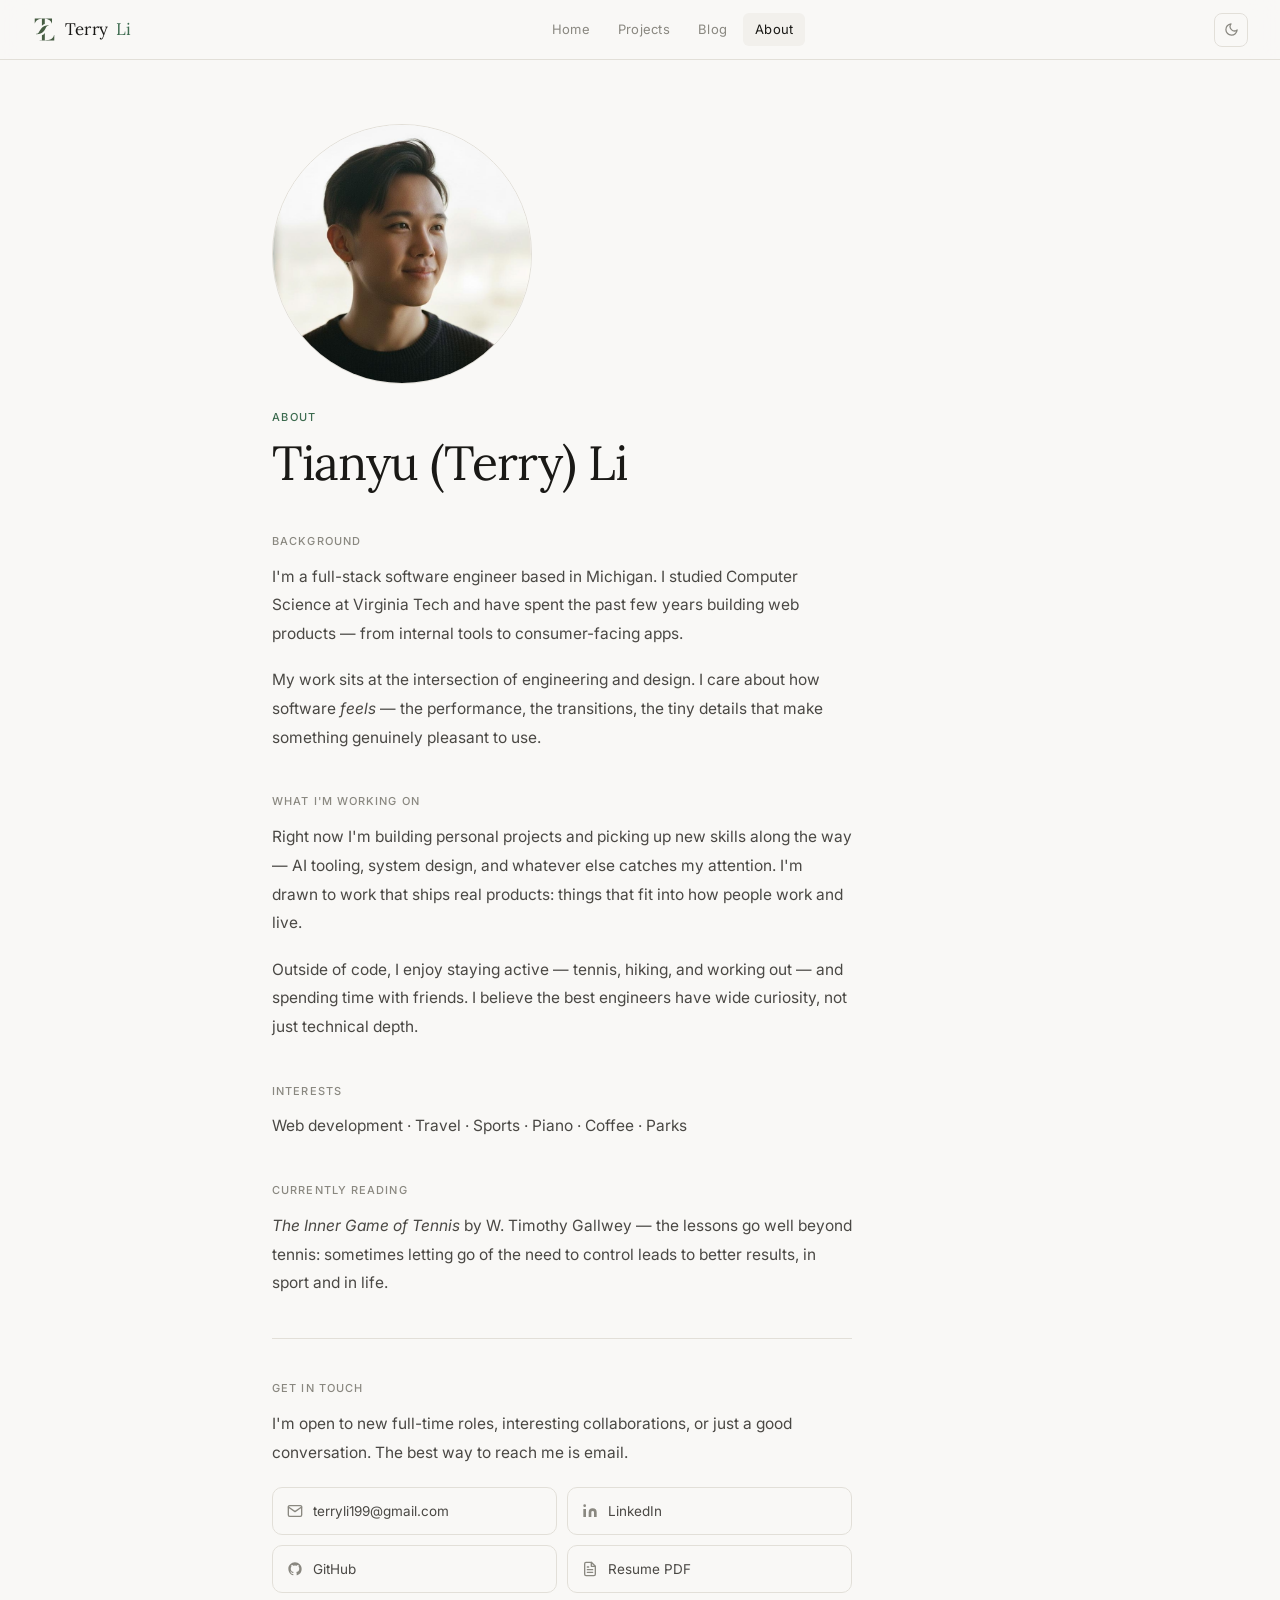
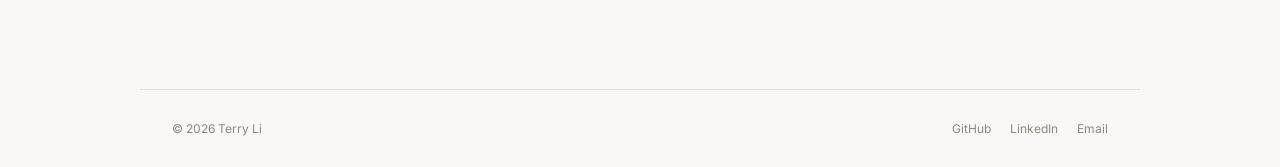
<file: pages/about.html>
<!doctype html>
<html lang="en" data-theme="light">
  <head>
    <meta charset="UTF-8" />
    <meta name="viewport" content="width=device-width, initial-scale=1.0" />
    <title>About — Terry Li</title>
    <meta
      name="description"
      content="About me — software engineer, builder, curious human."
    />

    <link rel="preconnect" href="https://fonts.googleapis.com" />
    <link
      href="https://fonts.googleapis.com/css2?family=Lora:ital@0;1&family=Inter:wght@300;400;500&family=JetBrains+Mono:wght@400;500&display=swap"
      rel="stylesheet"
    />
    <link rel="stylesheet" href="../css/style.css" />
    <link rel="icon" type="image/svg+xml" href="/assets/logo-mark-cropped.svg" />

    <script>
      (function () {
        const t =
          localStorage.getItem("theme") ||
          (window.matchMedia("(prefers-color-scheme: dark)").matches
            ? "dark"
            : "light");
        document.documentElement.setAttribute("data-theme", t);
      })();
    </script>

    <style>
      .about-body {
        max-width: 580px;
      }
      .about-body p {
        font-size: 15.5px;
        line-height: 1.85;
        color: var(--fg-2);
        margin-bottom: 1.1rem;
      }
      .about-body p em {
        font-style: italic;
      }

      .about-section-label {
        font-size: 11px;
        letter-spacing: 0.1em;
        text-transform: uppercase;
        color: var(--fg-muted);
        font-weight: 500;
        margin: 2.5rem 0 0.8rem;
      }

      .contact-grid {
        display: grid;
        grid-template-columns: 1fr 1fr;
        gap: 10px;
        margin-top: 1rem;
      }

      .contact-item {
        display: flex;
        align-items: center;
        gap: 10px;
        padding: 12px 14px;
        border: 1px solid var(--border);
        border-radius: 10px;
        color: var(--fg-2);
        font-size: 13.5px;
        transition: all var(--t);
        text-decoration: none;
      }
      .contact-item svg {
        width: 16px;
        height: 16px;
        color: var(--fg-muted);
        flex-shrink: 0;
      }
      .contact-item:hover {
        border-color: var(--accent);
        color: var(--accent);
        background: var(--accent-soft);
      }
      .contact-item:hover svg {
        color: var(--accent);
      }

      @media (max-width: 480px) {
        .contact-grid {
          grid-template-columns: 1fr;
        }
      }
    </style>
  </head>
  <body>
    <nav class="nav"></nav>
    <div class="nav-mobile" id="nav-mobile"></div>

    <main class="page">
      <!-- Avatar -->
      <div class="avatar fade-up">
        <img src="../assets/avatar.jpg" alt="Tianyu (Terry) Li" />
      </div>

      <div class="section-label fade-up">About</div>
      <h1 class="fade-up delay-1" style="margin-bottom: 2rem">
        Tianyu (Terry) Li
      </h1>

      <div class="about-body fade-up delay-2">
        <div class="about-section-label">Background</div>
        <p>
          I'm a full-stack software engineer based in Michigan. I studied
          Computer Science at Virginia Tech and have spent the past few years
          building web products — from internal tools to consumer-facing apps.
        </p>
        <p>
          My work sits at the intersection of engineering and design. I care
          about how software
          <em>feels</em> — the performance, the transitions, the tiny details
          that make something genuinely pleasant to use.
        </p>

        <div class="about-section-label">What I'm working on</div>
        <p>
          Right now I'm building personal projects and picking up new skills
          along the way — AI tooling, system design, and whatever else catches
          my attention. I'm drawn to work that ships real products: things that
          fit into how people work and live.
        </p>
        <p>
          Outside of code, I enjoy staying active — tennis, hiking, and working
          out — and spending time with friends. I believe the best engineers
          have wide curiosity, not just technical depth.
        </p>

        <div class="about-section-label">Interests</div>
        <p>Web development · Travel · Sports · Piano · Coffee · Parks</p>

        <div class="about-section-label">Currently reading</div>
        <p>
          <em>The Inner Game of Tennis</em> by W. Timothy Gallwey — the lessons
          go well beyond tennis: sometimes letting go of the need to control
          leads to better results, in sport and in life.
        </p>

        <hr class="divider" style="margin: 2.5rem 0 2rem" />

        <div class="about-section-label">Get in touch</div>
        <p style="margin-bottom: 1.2rem">
          I'm open to new full-time roles, interesting collaborations, or just a
          good conversation. The best way to reach me is email.
        </p>

        <div class="contact-grid">
          <a href="mailto:terryli199@gmail.com" class="contact-item">
            <svg
              viewBox="0 0 24 24"
              fill="none"
              stroke="currentColor"
              stroke-width="2"
              stroke-linecap="round"
              stroke-linejoin="round"
            >
              <path
                d="M4 4h16c1.1 0 2 .9 2 2v12c0 1.1-.9 2-2 2H4c-1.1 0-2-.9-2-2V6c0-1.1.9-2 2-2z"
              />
              <polyline points="22,6 12,13 2,6" />
            </svg>
            terryli199@gmail.com
          </a>

          <a
            href="https://www.linkedin.com/in/terry-li-vt/"
            target="_blank"
            rel="noopener"
            class="contact-item"
          >
            <svg viewBox="0 0 24 24" fill="currentColor">
              <path
                d="M16 8a6 6 0 0 1 6 6v7h-4v-7a2 2 0 0 0-2-2 2 2 0 0 0-2 2v7h-4v-7a6 6 0 0 1 6-6z"
              />
              <rect x="2" y="9" width="4" height="12" />
              <circle cx="4" cy="4" r="2" />
            </svg>
            LinkedIn
          </a>

          <a
            href="https://github.com/terryli-vt"
            target="_blank"
            rel="noopener"
            class="contact-item"
          >
            <svg viewBox="0 0 24 24" fill="currentColor">
              <path
                d="M12 2C6.477 2 2 6.484 2 12.017c0 4.425 2.865 8.18 6.839 9.504.5.092.682-.217.682-.483 0-.237-.008-.868-.013-1.703-2.782.605-3.369-1.343-3.369-1.343-.454-1.158-1.11-1.466-1.11-1.466-.908-.62.069-.608.069-.608 1.003.07 1.531 1.032 1.531 1.032.892 1.53 2.341 1.088 2.91.832.092-.647.35-1.088.636-1.338-2.22-.253-4.555-1.113-4.555-4.951 0-1.093.39-1.988 1.029-2.688-.103-.253-.446-1.272.098-2.65 0 0 .84-.27 2.75 1.026A9.564 9.564 0 0 1 12 6.844a9.59 9.59 0 0 1 2.504.337c1.909-1.296 2.747-1.027 2.747-1.027.546 1.379.202 2.398.1 2.651.64.7 1.028 1.595 1.028 2.688 0 3.848-2.339 4.695-4.566 4.943.359.309.678.92.678 1.855 0 1.338-.012 2.419-.012 2.747 0 .268.18.58.688.482A10.02 10.02 0 0 0 22 12.017C22 6.484 17.522 2 12 2z"
              />
            </svg>
            GitHub
          </a>

          <a href="assets/resume.pdf" target="_blank" class="contact-item">
            <svg
              viewBox="0 0 24 24"
              fill="none"
              stroke="currentColor"
              stroke-width="2"
              stroke-linecap="round"
              stroke-linejoin="round"
            >
              <path
                d="M14 2H6a2 2 0 0 0-2 2v16a2 2 0 0 0 2 2h12a2 2 0 0 0 2-2V8z"
              />
              <polyline points="14,2 14,8 20,8" />
              <line x1="16" y1="13" x2="8" y2="13" />
              <line x1="16" y1="17" x2="8" y2="17" />
              <polyline points="10,9 9,9 8,9" />
            </svg>
            Resume PDF
          </a>
        </div>
      </div>
    </main>

    <footer class="footer"></footer>

    <script src="../js/main.js"></script>
  </body>
</html>
</file>
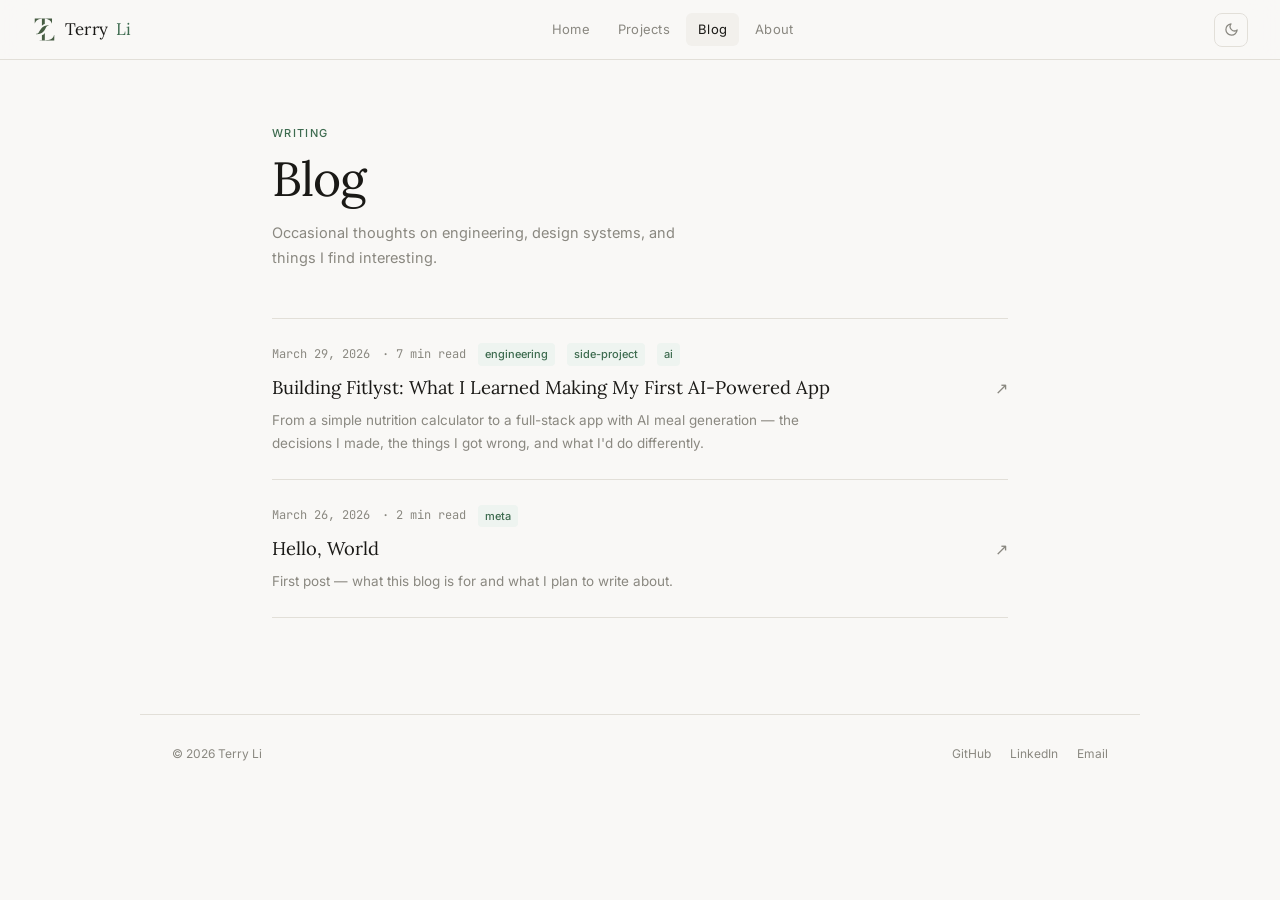
<file: pages/blog.html>
<!doctype html>
<html lang="en" data-theme="light">
  <head>
    <meta charset="UTF-8" />
    <meta name="viewport" content="width=device-width, initial-scale=1.0" />
    <title>Blog — Terry Li</title>
    <meta
      name="description"
      content="Thoughts on software, design, and building things."
    />

    <link rel="preconnect" href="https://fonts.googleapis.com" />
    <link
      href="https://fonts.googleapis.com/css2?family=Lora:ital@0;1&family=Inter:wght@300;400;500&family=JetBrains+Mono:wght@400;500&display=swap"
      rel="stylesheet"
    />
    <link rel="stylesheet" href="../css/style.css" />
    <link rel="icon" type="image/svg+xml" href="/assets/logo-mark-cropped.svg" />

    <script>
      (function () {
        const t =
          localStorage.getItem("theme") ||
          (window.matchMedia("(prefers-color-scheme: dark)").matches
            ? "dark"
            : "light");
        document.documentElement.setAttribute("data-theme", t);
      })();
    </script>
  </head>
  <body>
    <nav class="nav"></nav>
    <div class="nav-mobile" id="nav-mobile"></div>

    <main class="page">
      <div style="margin-bottom: 3rem">
        <div class="section-label fade-up">Writing</div>
        <h1 class="fade-up delay-1">Blog</h1>
        <p
          class="fade-up delay-2"
          style="
            color: var(--fg-muted);
            font-size: 14.5px;
            margin-top: 0.75rem;
            max-width: 420px;
            line-height: 1.75;
          "
        >
          Occasional thoughts on engineering, design systems, and things I find
          interesting.
        </p>
      </div>

      <!-- Blog list rendered by blog.js -->
      <div id="blog-list" class="blog-list reveal"></div>

      <!--
    HOW TO ADD A POST:
    1. Create /blog/posts/your-slug.md with frontmatter (see example below)
    2. Add an entry to POST_REGISTRY in /js/blog.js

    Example frontmatter:
    ---
    title: "Your Post Title"
    date: "2025-06-01"
    excerpt: "A short preview shown on the blog list page."
    tags: ["engineering", "css"]
    readtime: "5 min read"
    ---

    Your markdown content here...
  -->
    </main>

    <footer class="footer"></footer>

    <script src="../js/main.js"></script>
    <script src="../js/blog.js"></script>
  </body>
</html>
</file>
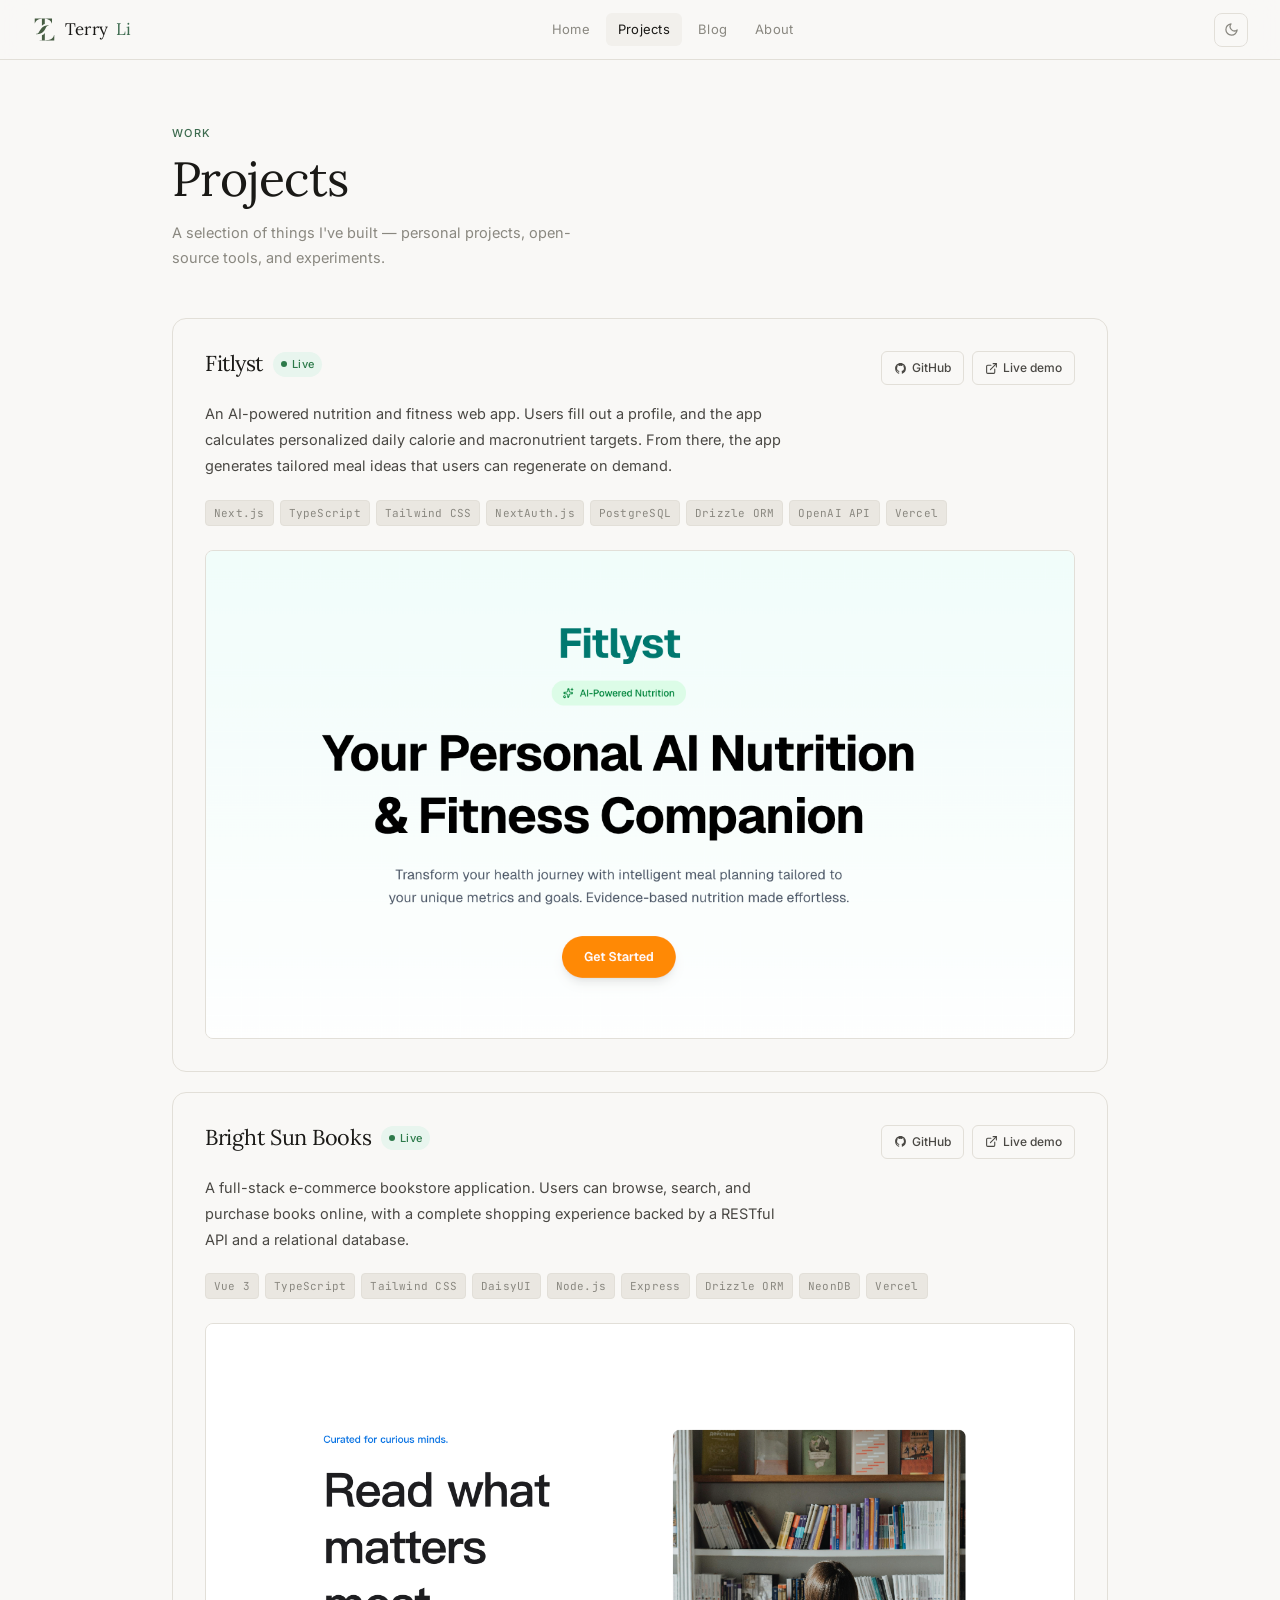
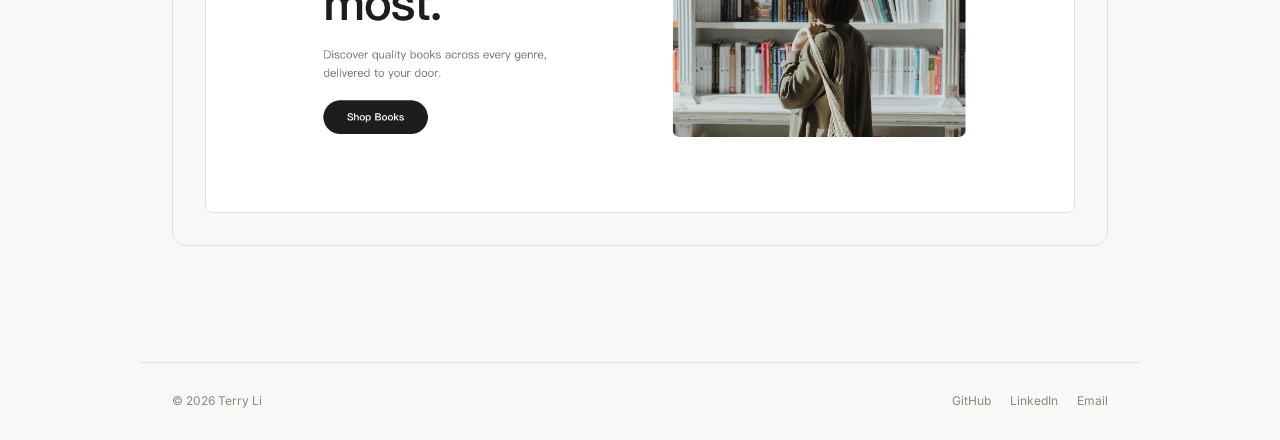
<file: pages/projects.html>
<!doctype html>
<html lang="en" data-theme="light">
  <head>
    <meta charset="UTF-8" />
    <meta name="viewport" content="width=device-width, initial-scale=1.0" />
    <title>Projects — Terry Li</title>
    <meta name="description" content="A collection of projects I've built." />

    <link rel="preconnect" href="https://fonts.googleapis.com" />
    <link
      href="https://fonts.googleapis.com/css2?family=Lora:ital@0;1&family=Inter:wght@300;400;500&family=JetBrains+Mono:wght@400;500&display=swap"
      rel="stylesheet"
    />
    <link rel="stylesheet" href="../css/style.css" />
    <link
      rel="icon"
      type="image/svg+xml"
      href="/assets/logo-mark-cropped.svg"
    />

    <script>
      (function () {
        const t =
          localStorage.getItem("theme") ||
          (window.matchMedia("(prefers-color-scheme: dark)").matches
            ? "dark"
            : "light");
        document.documentElement.setAttribute("data-theme", t);
      })();
    </script>

    <style>
      /* ---- Project detail cards (expanded) ---- */
      .project-detail {
        border: 1px solid var(--border);
        border-radius: 14px;
        padding: 2rem;
        background: var(--bg);
        margin-bottom: 20px;
        transition: border-color var(--t);
        scroll-margin-top: calc(var(--nav-h) + 2rem);
      }
      .project-detail:hover {
        border-color: var(--border-2);
      }

      .project-detail-header {
        display: flex;
        align-items: flex-start;
        justify-content: space-between;
        gap: 1rem;
        margin-bottom: 1rem;
        flex-wrap: wrap;
      }

      .project-detail-title {
        font-family: var(--serif);
        font-size: 1.35rem;
        font-weight: 400;
        letter-spacing: -0.02em;
      }

      .project-detail-links {
        display: flex;
        gap: 8px;
        flex-shrink: 0;
      }

      .proj-link {
        display: inline-flex;
        align-items: center;
        gap: 5px;
        font-size: 12px;
        font-weight: 500;
        padding: 6px 12px;
        border: 1px solid var(--border);
        border-radius: 6px;
        color: var(--fg-2);
        transition: all var(--t);
      }
      .proj-link:hover {
        border-color: var(--accent);
        color: var(--accent);
        background: var(--accent-soft);
      }
      .proj-link svg {
        width: 13px;
        height: 13px;
      }

      .project-detail-desc {
        font-size: 14.5px;
        color: var(--fg-2);
        line-height: 1.8;
        margin-bottom: 1.25rem;
        max-width: 580px;
      }

      .project-detail-stack {
        display: flex;
        flex-wrap: wrap;
        gap: 6px;
        margin-bottom: 1.5rem;
      }

      /* Screenshot placeholder / real image */
      .project-screenshot {
        width: 100%;
        aspect-ratio: 16 / 9;
        border-radius: 8px;
        border: 1px solid var(--border);
        background: var(--bg-2);
        overflow: hidden;
        display: flex;
        align-items: center;
        justify-content: center;
        color: var(--fg-muted);
        font-size: 13px;
      }
      .project-screenshot img {
        width: 100%;
        height: 100%;
        object-fit: cover;
      }

      /* Status badge */
      .status-badge {
        display: inline-flex;
        align-items: center;
        gap: 5px;
        font-size: 11px;
        font-weight: 500;
        padding: 3px 8px;
        border-radius: 999px;
        letter-spacing: 0.03em;
      }
      .status-badge::before {
        content: "";
        width: 6px;
        height: 6px;
        border-radius: 50%;
      }
      .status-live {
        color: #2d7a4a;
        background: #e8f5ee;
      }
      .status-live::before {
        background: #2d7a4a;
        animation: pulse-dot 1.8s ease-in-out infinite;
      }
      @keyframes pulse-dot {
        0%,
        100% {
          box-shadow: 0 0 0 0 rgba(45, 122, 74, 0.5);
        }
        50% {
          box-shadow: 0 0 0 4px rgba(45, 122, 74, 0);
        }
      }
      [data-theme="dark"] .status-live {
        color: #6aaa82;
        background: #1a2e22;
      }
      [data-theme="dark"] .status-live::before {
        background: #6aaa82;
        animation: pulse-dot-dark 1.8s ease-in-out infinite;
      }
      @keyframes pulse-dot-dark {
        0%,
        100% {
          box-shadow: 0 0 0 0 rgba(106, 170, 130, 0.5);
        }
        50% {
          box-shadow: 0 0 0 4px rgba(106, 170, 130, 0);
        }
      }
      .status-wip {
        color: #8a6c1a;
        background: #fdf3d8;
      }
      .status-wip::before {
        background: #c89920;
      }
      [data-theme="dark"] .status-wip {
        color: #e0b84a;
        background: #2a2410;
      }
      [data-theme="dark"] .status-wip::before {
        background: #e0b84a;
      }
    </style>
  </head>
  <body>
    <!-- NAVBAR -->
    <nav class="nav"></nav>
    <div class="nav-mobile" id="nav-mobile"></div>

    <!-- MAIN -->
    <main class="page-wide">
      <div style="margin-bottom: 3rem">
        <div class="section-label fade-up">Work</div>
        <h1 class="fade-up delay-1">Projects</h1>
        <p
          class="fade-up delay-2"
          style="
            color: var(--fg-muted);
            font-size: 14.5px;
            margin-top: 0.75rem;
            max-width: 440px;
            line-height: 1.75;
          "
        >
          A selection of things I've built — personal projects, open-source
          tools, and experiments.
        </p>
      </div>

      <div class="project-detail reveal" id="project-fitlyst">
        <div class="project-detail-header">
          <div>
            <div
              style="
                display: flex;
                align-items: center;
                gap: 10px;
                margin-bottom: 0.4rem;
              "
            >
              <h2 class="project-detail-title">Fitlyst</h2>
              <span class="status-badge status-live">Live</span>
            </div>
          </div>
          <div class="project-detail-links">
            <a
              href="https://github.com/terryli-vt/fitlyst"
              target="_blank"
              rel="noopener"
              class="proj-link"
            >
              <svg viewBox="0 0 24 24" fill="currentColor">
                <path
                  d="M12 2C6.477 2 2 6.484 2 12.017c0 4.425 2.865 8.18 6.839 9.504.5.092.682-.217.682-.483 0-.237-.008-.868-.013-1.703-2.782.605-3.369-1.343-3.369-1.343-.454-1.158-1.11-1.466-1.11-1.466-.908-.62.069-.608.069-.608 1.003.07 1.531 1.032 1.531 1.032.892 1.53 2.341 1.088 2.91.832.092-.647.35-1.088.636-1.338-2.22-.253-4.555-1.113-4.555-4.951 0-1.093.39-1.988 1.029-2.688-.103-.253-.446-1.272.098-2.65 0 0 .84-.27 2.75 1.026A9.564 9.564 0 0 1 12 6.844a9.59 9.59 0 0 1 2.504.337c1.909-1.296 2.747-1.027 2.747-1.027.546 1.379.202 2.398.1 2.651.64.7 1.028 1.595 1.028 2.688 0 3.848-2.339 4.695-4.566 4.943.359.309.678.92.678 1.855 0 1.338-.012 2.419-.012 2.747 0 .268.18.58.688.482A10.02 10.02 0 0 0 22 12.017C22 6.484 17.522 2 12 2z"
                />
              </svg>
              GitHub
            </a>
            <a
              href="https://fitlyst-xi.vercel.app"
              target="_blank"
              rel="noopener"
              class="proj-link"
            >
              <svg
                viewBox="0 0 24 24"
                fill="none"
                stroke="currentColor"
                stroke-width="2"
                stroke-linecap="round"
                stroke-linejoin="round"
              >
                <path
                  d="M18 13v6a2 2 0 0 1-2 2H5a2 2 0 0 1-2-2V8a2 2 0 0 1 2-2h6"
                />
                <polyline points="15 3 21 3 21 9" />
                <line x1="10" y1="14" x2="21" y2="3" />
              </svg>
              Live demo
            </a>
          </div>
        </div>

        <p class="project-detail-desc">
          An AI-powered nutrition and fitness web app. Users fill out a profile,
          and the app calculates personalized daily calorie and macronutrient
          targets. From there, the app generates tailored meal ideas that users
          can regenerate on demand.
        </p>

        <div class="project-detail-stack">
          <span class="project-tag">Next.js</span>
          <span class="project-tag">TypeScript</span>
          <span class="project-tag">Tailwind CSS</span>
          <span class="project-tag">NextAuth.js</span>
          <span class="project-tag">PostgreSQL</span>
          <span class="project-tag">Drizzle ORM</span>
          <span class="project-tag">OpenAI API</span>
          <span class="project-tag">Vercel</span>
        </div>

        <div class="project-screenshot">
          <img
            src="../assets/screenshots/fitlyst.png"
            alt="Fitlyst screenshot"
          />
        </div>
      </div>

      <div class="project-detail reveal" id="project-bright-sun-books">
        <div class="project-detail-header">
          <div>
            <div
              style="
                display: flex;
                align-items: center;
                gap: 10px;
                margin-bottom: 0.4rem;
              "
            >
              <h2 class="project-detail-title">Bright Sun Books</h2>
              <span class="status-badge status-live">Live</span>
            </div>
          </div>
          <div class="project-detail-links">
            <a
              href="https://github.com/terryli-vt/bright-sun-books"
              target="_blank"
              rel="noopener"
              class="proj-link"
            >
              <svg viewBox="0 0 24 24" fill="currentColor">
                <path
                  d="M12 2C6.477 2 2 6.484 2 12.017c0 4.425 2.865 8.18 6.839 9.504.5.092.682-.217.682-.483 0-.237-.008-.868-.013-1.703-2.782.605-3.369-1.343-3.369-1.343-.454-1.158-1.11-1.466-1.11-1.466-.908-.62.069-.608.069-.608 1.003.07 1.531 1.032 1.531 1.032.892 1.53 2.341 1.088 2.91.832.092-.647.35-1.088.636-1.338-2.22-.253-4.555-1.113-4.555-4.951 0-1.093.39-1.988 1.029-2.688-.103-.253-.446-1.272.098-2.65 0 0 .84-.27 2.75 1.026A9.564 9.564 0 0 1 12 6.844a9.59 9.59 0 0 1 2.504.337c1.909-1.296 2.747-1.027 2.747-1.027.546 1.379.202 2.398.1 2.651.64.7 1.028 1.595 1.028 2.688 0 3.848-2.339 4.695-4.566 4.943.359.309.678.92.678 1.855 0 1.338-.012 2.419-.012 2.747 0 .268.18.58.688.482A10.02 10.02 0 0 0 22 12.017C22 6.484 17.522 2 12 2z"
                />
              </svg>
              GitHub
            </a>
            <a
              href="https://bright-sun-books.vercel.app"
              target="_blank"
              rel="noopener"
              class="proj-link"
            >
              <svg
                viewBox="0 0 24 24"
                fill="none"
                stroke="currentColor"
                stroke-width="2"
                stroke-linecap="round"
                stroke-linejoin="round"
              >
                <path
                  d="M18 13v6a2 2 0 0 1-2 2H5a2 2 0 0 1-2-2V8a2 2 0 0 1 2-2h6"
                />
                <polyline points="15 3 21 3 21 9" />
                <line x1="10" y1="14" x2="21" y2="3" />
              </svg>
              Live demo
            </a>
          </div>
        </div>

        <p class="project-detail-desc">
          A full-stack e-commerce bookstore application. Users can browse,
          search, and purchase books online, with a complete shopping experience
          backed by a RESTful API and a relational database.
        </p>

        <div class="project-detail-stack">
          <span class="project-tag">Vue 3</span>
          <span class="project-tag">TypeScript</span>
          <span class="project-tag">Tailwind CSS</span>
          <span class="project-tag">DaisyUI</span>
          <span class="project-tag">Node.js</span>
          <span class="project-tag">Express</span>
          <span class="project-tag">Drizzle ORM</span>
          <span class="project-tag">NeonDB</span>
          <span class="project-tag">Vercel</span>
        </div>

        <div class="project-screenshot">
          <img
            src="../assets/screenshots/bright-sun-books.png"
            alt="Bright Sun Books screenshot"
          />
        </div>
      </div>
    </main>

    <footer class="footer"></footer>

    <script src="../js/main.js"></script>
  </body>
</html>
</file>
<file: css/style.css>
/* ============================================================
   DESIGN TOKENS
   ============================================================ */
:root {
  /* Colors — Light */
  --bg: #f9f8f6;
  --bg-2: #f2f0ec;
  --bg-3: #eae7e1;
  --fg: #1a1916;
  --fg-2: #4a4844;
  --fg-muted: #8a8880;
  --border: #e2dfd8;
  --border-2: #ccc9c1;
  --accent: #3d6b4f; /* muted forest green */
  --accent-soft: #eef4f0;

  /* Typography */
  --serif: "Lora", Georgia, serif;
  --sans: "Inter", system-ui, sans-serif;
  --mono: "JetBrains Mono", "Fira Code", monospace;

  /* Spacing */
  --max-w: 800px;
  --nav-h: 60px;

  /* Transitions */
  --t: 0.2s ease;
}

[data-theme="dark"] {
  --bg: #2e2c2a;
  --bg-2: #363432;
  --bg-3: #3e3c39;
  --fg: #eeebe4;
  --fg-2: #b0ada6;
  --fg-muted: #6e6c68;
  --border: #2e2c29;
  --border-2: #3e3c38;
  --accent: #6aaa82;
  --accent-soft: #1a2e22;
}

/* ============================================================
   RESET + BASE
   ============================================================ */
*,
*::before,
*::after {
  box-sizing: border-box;
  margin: 0;
  padding: 0;
}

html {
  scroll-behavior: smooth;
  font-size: 16px;
}

body {
  background: var(--bg);
  color: var(--fg);
  font-family: var(--sans);
  font-size: 16px;
  line-height: 1.65;
  -webkit-font-smoothing: antialiased;
  transition:
    background var(--t),
    color var(--t);
  min-height: 100vh;
}

img {
  display: block;
  max-width: 100%;
}
a {
  color: inherit;
  text-decoration: none;
}
ul,
ol {
  list-style: none;
}
button {
  cursor: pointer;
  font-family: inherit;
}

/* ============================================================
   TYPOGRAPHY
   ============================================================ */
h1,
h2,
h3,
h4 {
  font-family: var(--serif);
  font-weight: 400;
  line-height: 1.2;
  letter-spacing: -0.02em;
  color: var(--fg);
}

h1 {
  font-size: clamp(2rem, 5vw, 3rem);
}
h2 {
  font-size: clamp(1.4rem, 3vw, 1.9rem);
}
h3 {
  font-size: 1.2rem;
}

p {
  color: var(--fg-2);
}

.serif {
  font-family: var(--serif);
}
.mono {
  font-family: var(--mono);
}

/* ============================================================
   NAVBAR
   ============================================================ */
.nav {
  position: fixed;
  top: 0;
  left: 0;
  right: 0;
  z-index: 100;
  height: var(--nav-h);
  display: flex;
  align-items: center;
  justify-content: space-between;
  padding: 0 2rem;
  background: rgba(249, 248, 246, 0.88);
  backdrop-filter: blur(14px);
  border-bottom: 1px solid var(--border);
  transition:
    background var(--t),
    border-color var(--t);
}

[data-theme="dark"] .nav {
  background: rgba(20, 19, 18, 0.88);
}

.nav-logo {
  font-family: var(--serif);
  font-size: 1.05rem;
  letter-spacing: 0.01em;
  color: var(--fg);
  display: flex;
  align-items: center;
  gap: 8px;
}
.nav-logo span {
  color: var(--accent);
}
.nav-logo-img {
  width: 25px;
  height: 25px;
  flex-shrink: 0;
}
[data-theme="dark"] .nav-logo-img {
  filter: brightness(2) saturate(0.7);
}

.nav-links {
  display: flex;
  align-items: center;
  gap: 0.25rem;
}

.nav-links a {
  font-size: 13px;
  color: var(--fg-muted);
  padding: 6px 12px;
  border-radius: 6px;
  transition:
    color var(--t),
    background var(--t);
  letter-spacing: 0.02em;
}

.nav-links a:hover,
.nav-links a.active {
  color: var(--fg);
  background: var(--bg-2);
}

.nav-right {
  display: flex;
  align-items: center;
  gap: 0.5rem;
}

/* Theme toggle */
.theme-toggle {
  width: 34px;
  height: 34px;
  display: flex;
  align-items: center;
  justify-content: center;
  border: 1px solid var(--border);
  border-radius: 8px;
  background: transparent;
  color: var(--fg-muted);
  transition: all var(--t);
}
.theme-toggle:hover {
  border-color: var(--border-2);
  color: var(--fg);
  background: var(--bg-2);
}
.theme-toggle svg {
  width: 15px;
  height: 15px;
}

/* Mobile menu */
.nav-hamburger {
  display: none;
  width: 34px;
  height: 34px;
  align-items: center;
  justify-content: center;
  border: 1px solid var(--border);
  border-radius: 8px;
  background: transparent;
  color: var(--fg-muted);
  transition: all var(--t);
  flex-direction: column;
  gap: 5px;
}
.nav-hamburger span {
  display: block;
  width: 16px;
  height: 1.5px;
  background: currentColor;
  border-radius: 2px;
  transition: all 0.3s;
}
.nav-hamburger.open span:nth-child(1) {
  transform: translateY(6.5px) rotate(45deg);
}
.nav-hamburger.open span:nth-child(2) {
  opacity: 0;
}
.nav-hamburger.open span:nth-child(3) {
  transform: translateY(-6.5px) rotate(-45deg);
}

.nav-mobile {
  display: none;
  position: fixed;
  top: var(--nav-h);
  left: 0;
  right: 0;
  z-index: 99;
  background: var(--bg);
  border-bottom: 1px solid var(--border);
  padding: 1rem;
  flex-direction: column;
  gap: 4px;
}
.nav-mobile.open {
  display: flex;
}
.nav-mobile a {
  font-size: 14px;
  color: var(--fg-muted);
  padding: 10px 14px;
  border-radius: 8px;
  transition: all var(--t);
}
.nav-mobile a:hover,
.nav-mobile a.active {
  color: var(--fg);
  background: var(--bg-2);
}

/* ============================================================
   LAYOUT
   ============================================================ */
.page {
  max-width: var(--max-w);
  margin: 0 auto;
  padding: calc(var(--nav-h) + 4rem) 2rem 6rem;
}

.page-wide {
  max-width: 1000px;
  margin: 0 auto;
  padding: calc(var(--nav-h) + 4rem) 2rem 6rem;
}

/* ============================================================
   SECTION HEADINGS
   ============================================================ */
.section-label {
  font-size: 11px;
  letter-spacing: 0.12em;
  text-transform: uppercase;
  color: var(--accent);
  font-family: var(--sans);
  font-weight: 500;
  margin-bottom: 0.5rem;
}

.section-title {
  font-family: var(--serif);
  font-size: 1.7rem;
  font-weight: 400;
  margin-bottom: 2.5rem;
  letter-spacing: -0.02em;
}

/* ============================================================
   DIVIDER
   ============================================================ */
.divider {
  border: none;
  border-top: 1px solid var(--border);
  margin: 4rem 0;
}

/* ============================================================
   HERO
   ============================================================ */
.hero {
  padding: 3rem 0 4rem;
}

.hero-eyebrow {
  display: inline-flex;
  align-items: center;
  gap: 8px;
  font-size: 12px;
  color: var(--accent);
  font-weight: 500;
  letter-spacing: 0.06em;
  text-transform: uppercase;
  margin-bottom: 1.5rem;
}
.hero-eyebrow::before {
  content: "";
  display: block;
  width: 20px;
  height: 1px;
  background: var(--accent);
}

.hero h1 {
  margin-bottom: 1.2rem;
}

.hero h1 em {
  font-style: italic;
  background: linear-gradient(
    120deg,
    #e96b6b,
    #f0a04b,
    #f0d44b,
    #6aaa82,
    #4a9eff,
    #a56aff
  );
  -webkit-background-clip: text;
  -webkit-text-fill-color: transparent;
  background-clip: text;
}

.typewriter-cursor {
  display: inline-block;
  width: 2px;
  margin-left: 2px;
  color: var(--accent);
  animation: blink 1s step-end infinite;
}
@keyframes blink {
  0%,
  100% {
    opacity: 1;
  }
  50% {
    opacity: 0;
  }
}

.hero-desc {
  font-size: 16px;
  color: var(--fg-2);
  max-width: 520px;
  line-height: 1.8;
  margin-bottom: 2.5rem;
}

/* ============================================================
   SOCIAL LINKS
   ============================================================ */
.links-row {
  display: flex;
  flex-wrap: wrap;
  gap: 10px;
  margin-bottom: 1rem;
}

.link-chip {
  display: inline-flex;
  align-items: center;
  gap: 7px;
  font-size: 13px;
  color: var(--fg-2);
  padding: 8px 14px;
  border: 1px solid var(--border);
  border-radius: 8px;
  background: var(--bg);
  transition: all var(--t);
  font-weight: 400;
}
.link-chip svg {
  width: 15px;
  height: 15px;
  flex-shrink: 0;
}
.link-chip:hover {
  border-color: var(--border-2);
  color: var(--fg);
  background: var(--bg-2);
  transform: translateY(-1px);
}

/* ============================================================
   SKILLS GRID
   ============================================================ */
.skills-grid {
  display: grid;
  grid-template-columns: repeat(auto-fill, minmax(90px, 1fr));
  gap: 12px;
}

.skill-item {
  display: flex;
  flex-direction: column;
  align-items: center;
  gap: 8px;
  padding: 16px 10px;
  border: 1px solid var(--border);
  border-radius: 10px;
  background: var(--bg);
  transition: all var(--t);
  text-align: center;
}
.skill-item:hover {
  border-color: var(--border-2);
  background: var(--bg-2);
  transform: translateY(-2px);
}
.skill-item img {
  width: 28px;
  height: 28px;
  object-fit: contain;
}
.skill-name {
  font-size: 11px;
  color: var(--fg-muted);
  letter-spacing: 0.02em;
  font-weight: 500;
}
[data-theme="dark"] .skill-invert {
  filter: invert(1);
}

/* ============================================================
   PROJECT CARDS
   ============================================================ */
.projects-grid {
  display: grid;
  grid-template-columns: repeat(auto-fill, minmax(280px, 1fr));
  gap: 16px;
}

.project-card {
  display: block;
  border: 1px solid var(--border);
  border-radius: 12px;
  padding: 1.5rem;
  background: var(--bg);
  transition: all 0.25s ease;
  position: relative;
  overflow: hidden;
}

.project-card::after {
  content: "";
  position: absolute;
  bottom: 0;
  left: 0;
  right: 0;
  height: 2px;
  background: var(--accent);
  transform: scaleX(0);
  transform-origin: left;
  transition: transform 0.3s ease;
}

.project-card:hover {
  border-color: var(--border-2);
  background: var(--bg-2);
  transform: translateY(-3px);
  box-shadow: 0 8px 24px rgba(0, 0, 0, 0.06);
}

.project-card:hover::after {
  transform: scaleX(1);
}

.project-card-title {
  font-family: var(--serif);
  font-size: 1.1rem;
  font-weight: 400;
  margin-bottom: 0.5rem;
  display: flex;
  align-items: center;
  justify-content: space-between;
}

.project-card-title svg {
  width: 14px;
  height: 14px;
  color: var(--fg-muted);
  flex-shrink: 0;
  transition:
    transform var(--t),
    color var(--t);
}
.project-card:hover .project-card-title svg {
  transform: translate(2px, -2px);
  color: var(--accent);
}

.project-card-desc {
  font-size: 13.5px;
  color: var(--fg-muted);
  line-height: 1.7;
  margin-bottom: 1rem;
}

.project-tags {
  display: flex;
  flex-wrap: wrap;
  gap: 5px;
}

.project-tag {
  font-size: 11px;
  color: var(--fg-muted);
  background: var(--bg-3);
  border-radius: 4px;
  padding: 3px 8px;
  font-family: var(--mono);
  letter-spacing: 0.02em;
  border: 1px solid var(--border);
}

/* ============================================================
   BLOG CARDS
   ============================================================ */
.blog-list {
  display: flex;
  flex-direction: column;
  gap: 1px;
}

.blog-card {
  display: block;
  padding: 1.5rem 0;
  border-bottom: 1px solid var(--border);
  transition: all var(--t);
}
.blog-card:first-child {
  border-top: 1px solid var(--border);
}

.blog-card:hover .blog-card-title {
  color: var(--accent);
}
.blog-card:hover .blog-arrow {
  transform: translate(3px, -3px);
  color: var(--accent);
}

.blog-card-meta {
  display: flex;
  align-items: center;
  gap: 12px;
  font-size: 12px;
  color: var(--fg-muted);
  margin-bottom: 0.4rem;
  font-family: var(--mono);
}

.blog-tag {
  font-size: 11px;
  color: var(--accent);
  background: var(--accent-soft);
  border-radius: 4px;
  padding: 2px 7px;
  font-family: var(--sans);
  font-weight: 500;
}

.blog-card-title {
  font-family: var(--serif);
  font-size: 1.15rem;
  font-weight: 400;
  color: var(--fg);
  margin-bottom: 0.4rem;
  display: flex;
  align-items: flex-start;
  justify-content: space-between;
  gap: 1rem;
  transition: color var(--t);
}

.blog-arrow {
  font-size: 1rem;
  flex-shrink: 0;
  color: var(--fg-muted);
  transition: all var(--t);
  margin-top: 3px;
}

.blog-card-excerpt {
  font-size: 13.5px;
  color: var(--fg-muted);
  line-height: 1.7;
  max-width: 560px;
}

/* ============================================================
   BLOG POST (full article)
   ============================================================ */
.prose h1,
.prose h2,
.prose h3 {
  margin: 2rem 0 0.8rem;
}
.prose p {
  margin-bottom: 1.1rem;
  color: var(--fg-2);
  font-size: 15.5px;
  line-height: 1.85;
}
.prose ul,
.prose ol {
  margin: 0 0 1.1rem 1.4rem;
  color: var(--fg-2);
}
.prose li {
  margin-bottom: 0.4rem;
  font-size: 15.5px;
  line-height: 1.75;
}
.prose code {
  font-family: var(--mono);
  font-size: 13px;
  background: var(--bg-2);
  padding: 2px 6px;
  border-radius: 4px;
  border: 1px solid var(--border);
}
.prose pre {
  position: relative;
  border-radius: 10px;
  padding: 1.2rem 1.5rem;
  overflow-x: auto;
  margin: 1.5rem 0;
}
.prose pre code {
  background: none;
  border: none;
  padding: 0;
  font-size: 13.5px;
}

/* Copy button */
.copy-btn {
  position: absolute;
  top: 0.6rem;
  right: 0.6rem;
  font-size: 11px;
  font-family: var(--mono);
  padding: 3px 8px;
  border-radius: 4px;
  border: 1px solid rgba(0,0,0,0.15);
  background: rgba(0,0,0,0.06);
  color: rgba(0,0,0,0.45);
  cursor: pointer;
  opacity: 0;
  transition: opacity 0.15s, color 0.15s;
}
.prose pre:hover .copy-btn { opacity: 1; }
.copy-btn:hover { color: rgba(0,0,0,0.85); }
[data-theme="dark"] .copy-btn {
  border-color: rgba(255,255,255,0.15);
  background: rgba(255,255,255,0.08);
  color: rgba(255,255,255,0.5);
}
[data-theme="dark"] .copy-btn:hover { color: rgba(255,255,255,0.9); }

/* TOC */
.toc {
  border: 1px solid var(--border);
  border-radius: 10px;
  padding: 1.2rem 1.5rem;
  margin-bottom: 2.5rem;
  background: var(--bg-2);
}
.toc-label {
  font-size: 11px;
  font-family: var(--mono);
  font-weight: 500;
  letter-spacing: 0.06em;
  text-transform: uppercase;
  color: var(--fg-muted);
  margin-bottom: 0.75rem;
}
.toc-list {
  list-style: none;
  display: flex;
  flex-direction: column;
  gap: 0.35rem;
}
.toc-item a {
  font-size: 14px;
  color: var(--fg-2);
  text-decoration: none;
  transition: color var(--t);
}
.toc-item a:hover { color: var(--accent); }
.toc-sub a {
  padding-left: 1rem;
  font-size: 13px;
  color: var(--fg-muted);
}

/* Reading progress bar */
#reading-progress {
  position: fixed;
  top: var(--nav-h);
  left: 0;
  width: 0%;
  height: 2px;
  background: var(--accent);
  z-index: 99;
  transition: width 0.08s linear;
}

/* Back to top */
#back-to-top {
  position: fixed;
  bottom: 2rem;
  right: 2rem;
  width: 40px;
  height: 40px;
  border-radius: 50%;
  background: var(--bg-2);
  border: 1px solid var(--border);
  color: var(--fg-muted);
  cursor: pointer;
  display: flex;
  align-items: center;
  justify-content: center;
  opacity: 0;
  transform: translateY(8px);
  transition: opacity 0.2s, transform 0.2s, color var(--t), border-color var(--t);
  z-index: 50;
}
#back-to-top.visible { opacity: 1; transform: translateY(0); }
#back-to-top:hover { color: var(--fg); border-color: var(--border-2); }
.prose blockquote {
  border-left: 2px solid var(--accent);
  padding-left: 1.2rem;
  margin: 1.5rem 0;
  color: var(--fg-muted);
  font-style: italic;
}
.prose a {
  color: var(--accent);
  border-bottom: 1px solid transparent;
  transition: border-color var(--t);
}
.prose a:hover {
  border-bottom-color: var(--accent);
}
.prose img {
  border-radius: 10px;
  margin: 1.5rem 0;
}
.prose hr {
  border: none;
  border-top: 1px solid var(--border);
  margin: 2.5rem 0;
}

/* ============================================================
   ABOUT PAGE
   ============================================================ */
.avatar {
  width: 260px;
  height: 260px;
  border-radius: 50%;
  background: var(--bg-3);
  border: 1px solid var(--border);
  display: flex;
  align-items: center;
  justify-content: center;
  font-family: var(--serif);
  font-size: 1.8rem;
  color: var(--fg-muted);
  margin-bottom: 1.5rem;
  overflow: hidden;
}
.avatar img {
  width: 100%;
  height: 100%;
  object-fit: cover;
}

/* ============================================================
   FOOTER
   ============================================================ */
.footer {
  border-top: 1px solid var(--border);
  padding: 1.8rem 2rem;
  display: flex;
  align-items: center;
  justify-content: space-between;
  max-width: 1000px;
  margin: 0 auto;
  font-size: 12px;
  color: var(--fg-muted);
  flex-wrap: wrap;
  gap: 0.5rem;
}
.footer-links {
  display: flex;
  gap: 1.2rem;
}
.footer-links a {
  transition: color var(--t);
}
.footer-links a:hover {
  color: var(--fg);
}

/* ============================================================
   ANIMATIONS
   ============================================================ */
@keyframes fadeUp {
  from {
    opacity: 0;
    transform: translateY(20px);
  }
  to {
    opacity: 1;
    transform: translateY(0);
  }
}

.fade-up {
  opacity: 0;
  animation: fadeUp 0.6s ease forwards;
}

.fade-up.delay-1 {
  animation-delay: 0.1s;
}
.fade-up.delay-2 {
  animation-delay: 0.2s;
}
.fade-up.delay-3 {
  animation-delay: 0.3s;
}
.fade-up.delay-4 {
  animation-delay: 0.4s;
}

.reveal {
  opacity: 0;
  transform: translateY(18px);
  transition:
    opacity 0.65s ease,
    transform 0.65s ease;
}
.reveal.in {
  opacity: 1;
  transform: none;
}

/* ============================================================
   EMPTY STATE
   ============================================================ */
.empty-state {
  text-align: center;
  padding: 4rem 2rem;
  color: var(--fg-muted);
}
.empty-state-icon {
  font-size: 2rem;
  margin-bottom: 1rem;
  opacity: 0.4;
}
.empty-state p {
  font-size: 14px;
}

/* ============================================================
   RESPONSIVE
   ============================================================ */
@media (max-width: 640px) {
  .nav-links {
    display: none;
  }
  .nav-hamburger {
    display: flex;
  }

  .page,
  .page-wide {
    padding-top: calc(var(--nav-h) + 2.5rem);
    padding-left: 1.25rem;
    padding-right: 1.25rem;
  }

  .hero {
    padding: 2rem 0 3rem;
  }

  .projects-grid {
    grid-template-columns: 1fr;
  }
  .skills-grid {
    grid-template-columns: repeat(auto-fill, minmax(76px, 1fr));
  }

  .footer {
    flex-direction: column;
    align-items: flex-start;
  }
}
</file>
